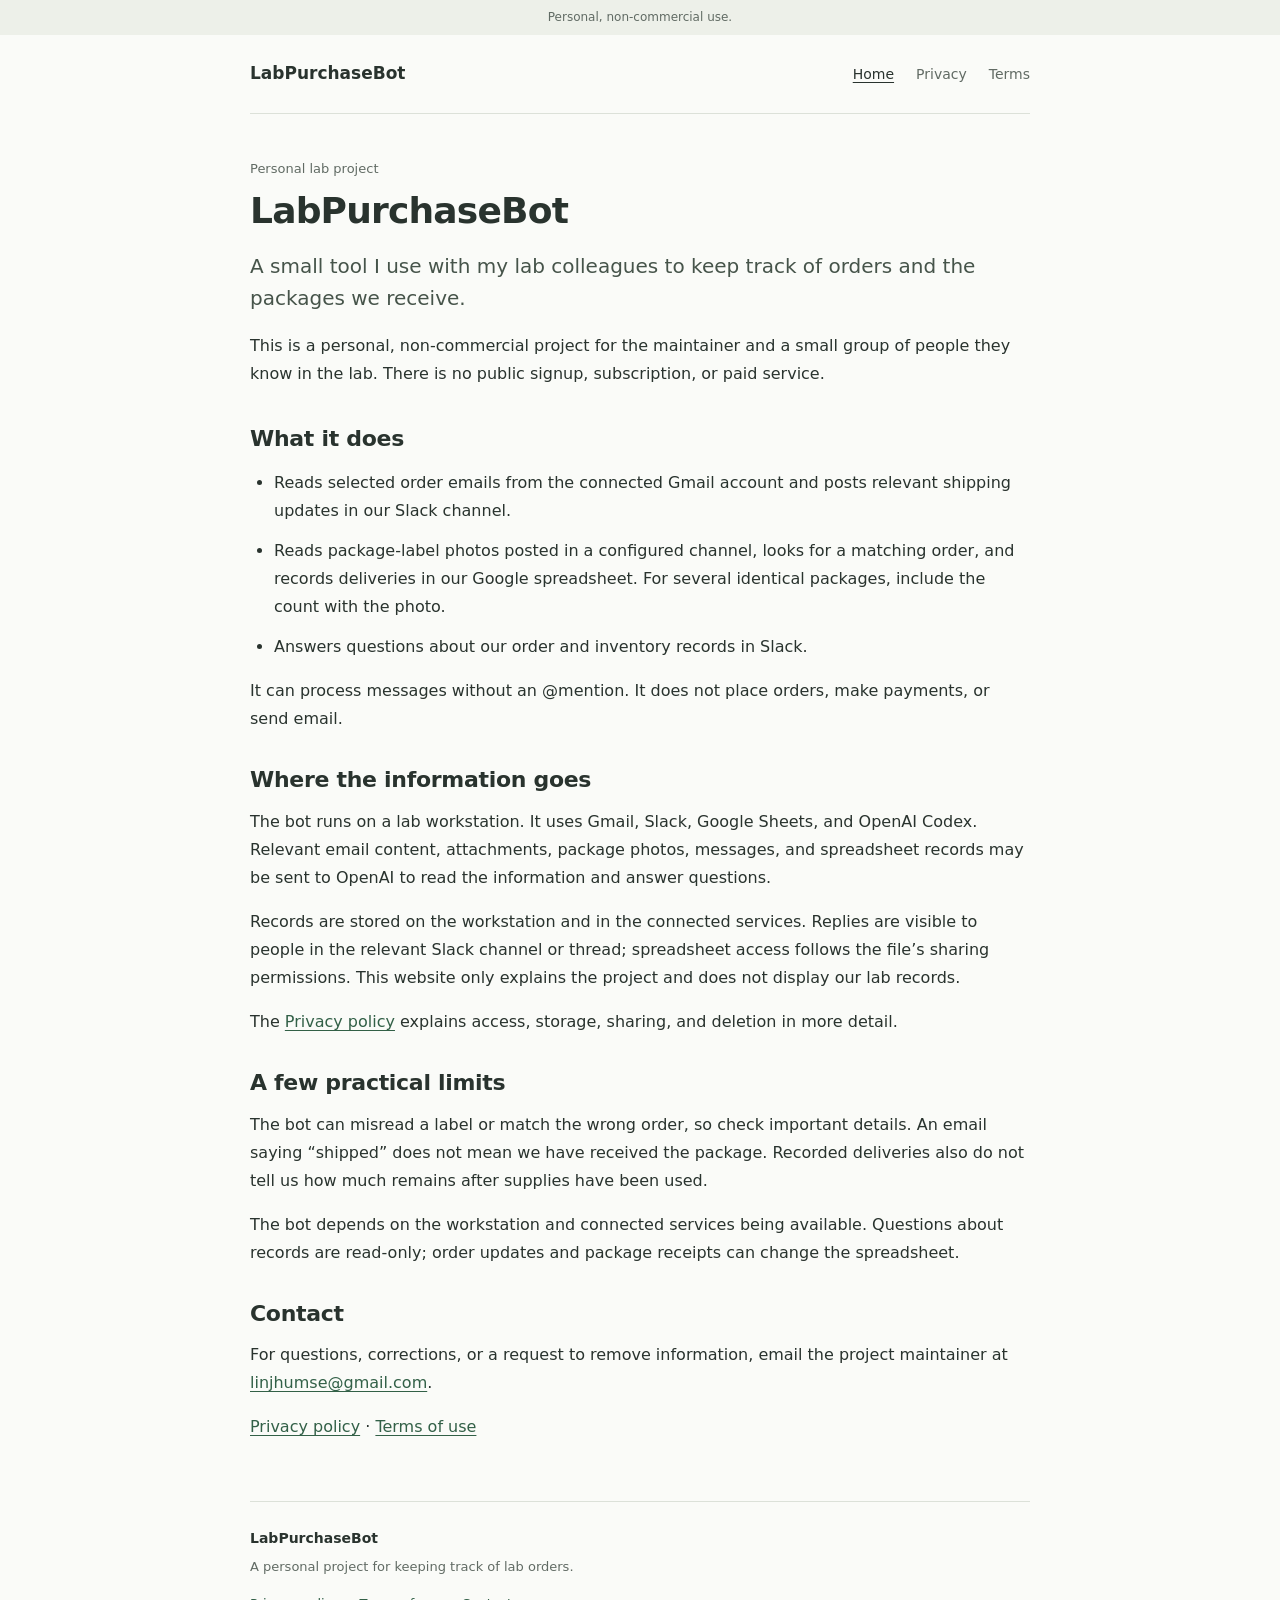
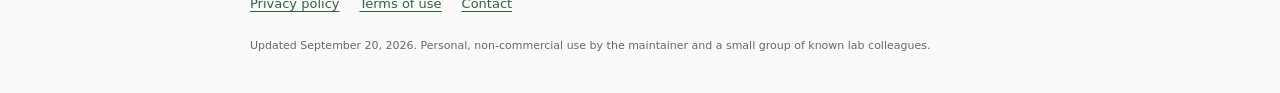
<file: docs/index.html>
<!doctype html>
<html lang="en"><head><meta charset="utf-8"><meta name="viewport" content="width=device-width, initial-scale=1"><meta name="description" content="A personal, non-commercial project for tracking orders and received packages with a small group of lab colleagues."><title>LabPurchaseBot — Personal lab project</title><link rel="stylesheet" href="styles.css"></head>
<body><a class="skip" href="#main">Skip to content</a>
<div class="draft">Personal, non-commercial use.</div>
<header class="header wrap"><a class="brand" href="index.html">LabPurchaseBot</a>
<nav aria-label="Main navigation"><a href="index.html" aria-current="page">Home</a><a href="privacy.html">Privacy</a><a href="terms.html">Terms</a></nav></header>
<main id="main" class="document wrap">
<header class="document-head">
<p class="eyebrow">Personal lab project</p>
<h1>LabPurchaseBot</h1>
<p class="intro">A small tool I use with my lab colleagues to keep track of orders and the packages we receive.</p>
<p>This is a personal, non-commercial project for the maintainer and a small group of people they know in the lab. There is no public signup, subscription, or paid service.</p>
</header>
<section id="how-it-works" class="prose">
<h2>What it does</h2>
<ul>
<li>Reads selected order emails from the connected Gmail account and posts relevant shipping updates in our Slack channel.</li>
<li>Reads package-label photos posted in a configured channel, looks for a matching order, and records deliveries in our Google spreadsheet. For several identical packages, include the count with the photo.</li>
<li>Answers questions about our order and inventory records in Slack.</li>
</ul>
<p>It can process messages without an @mention. It does not place orders, make payments, or send email.</p>
</section>
<section class="prose">
<h2>Where the information goes</h2>
<p>The bot runs on a lab workstation. It uses Gmail, Slack, Google Sheets, and OpenAI Codex. Relevant email content, attachments, package photos, messages, and spreadsheet records may be sent to OpenAI to read the information and answer questions.</p>
<p>Records are stored on the workstation and in the connected services. Replies are visible to people in the relevant Slack channel or thread; spreadsheet access follows the file’s sharing permissions. This website only explains the project and does not display our lab records.</p>
<p>The <a href="privacy.html">Privacy policy</a> explains access, storage, sharing, and deletion in more detail.</p>
</section>
<section class="prose">
<h2>A few practical limits</h2>
<p>The bot can misread a label or match the wrong order, so check important details. An email saying “shipped” does not mean we have received the package. Recorded deliveries also do not tell us how much remains after supplies have been used.</p>
<p>The bot depends on the workstation and connected services being available. Questions about records are read-only; order updates and package receipts can change the spreadsheet.</p>
</section>
<section class="prose">
<h2>Contact</h2>
<p>For questions, corrections, or a request to remove information, email the project maintainer at <a href="mailto:linjhumse@gmail.com">linjhumse@gmail.com</a>.</p>
<p><a href="privacy.html">Privacy policy</a> · <a href="terms.html">Terms of use</a></p>
</section>
</main><footer class="footer wrap"><div><strong>LabPurchaseBot</strong><p>A personal project for keeping track of lab orders.</p></div><div><a href="privacy.html">Privacy policy</a><a href="terms.html">Terms of use</a><a href="mailto:linjhumse@gmail.com">Contact</a></div><p class="fine">Updated September 20, 2026. Personal, non-commercial use by the maintainer and a small group of known lab colleagues.</p></footer></body></html>
</file>
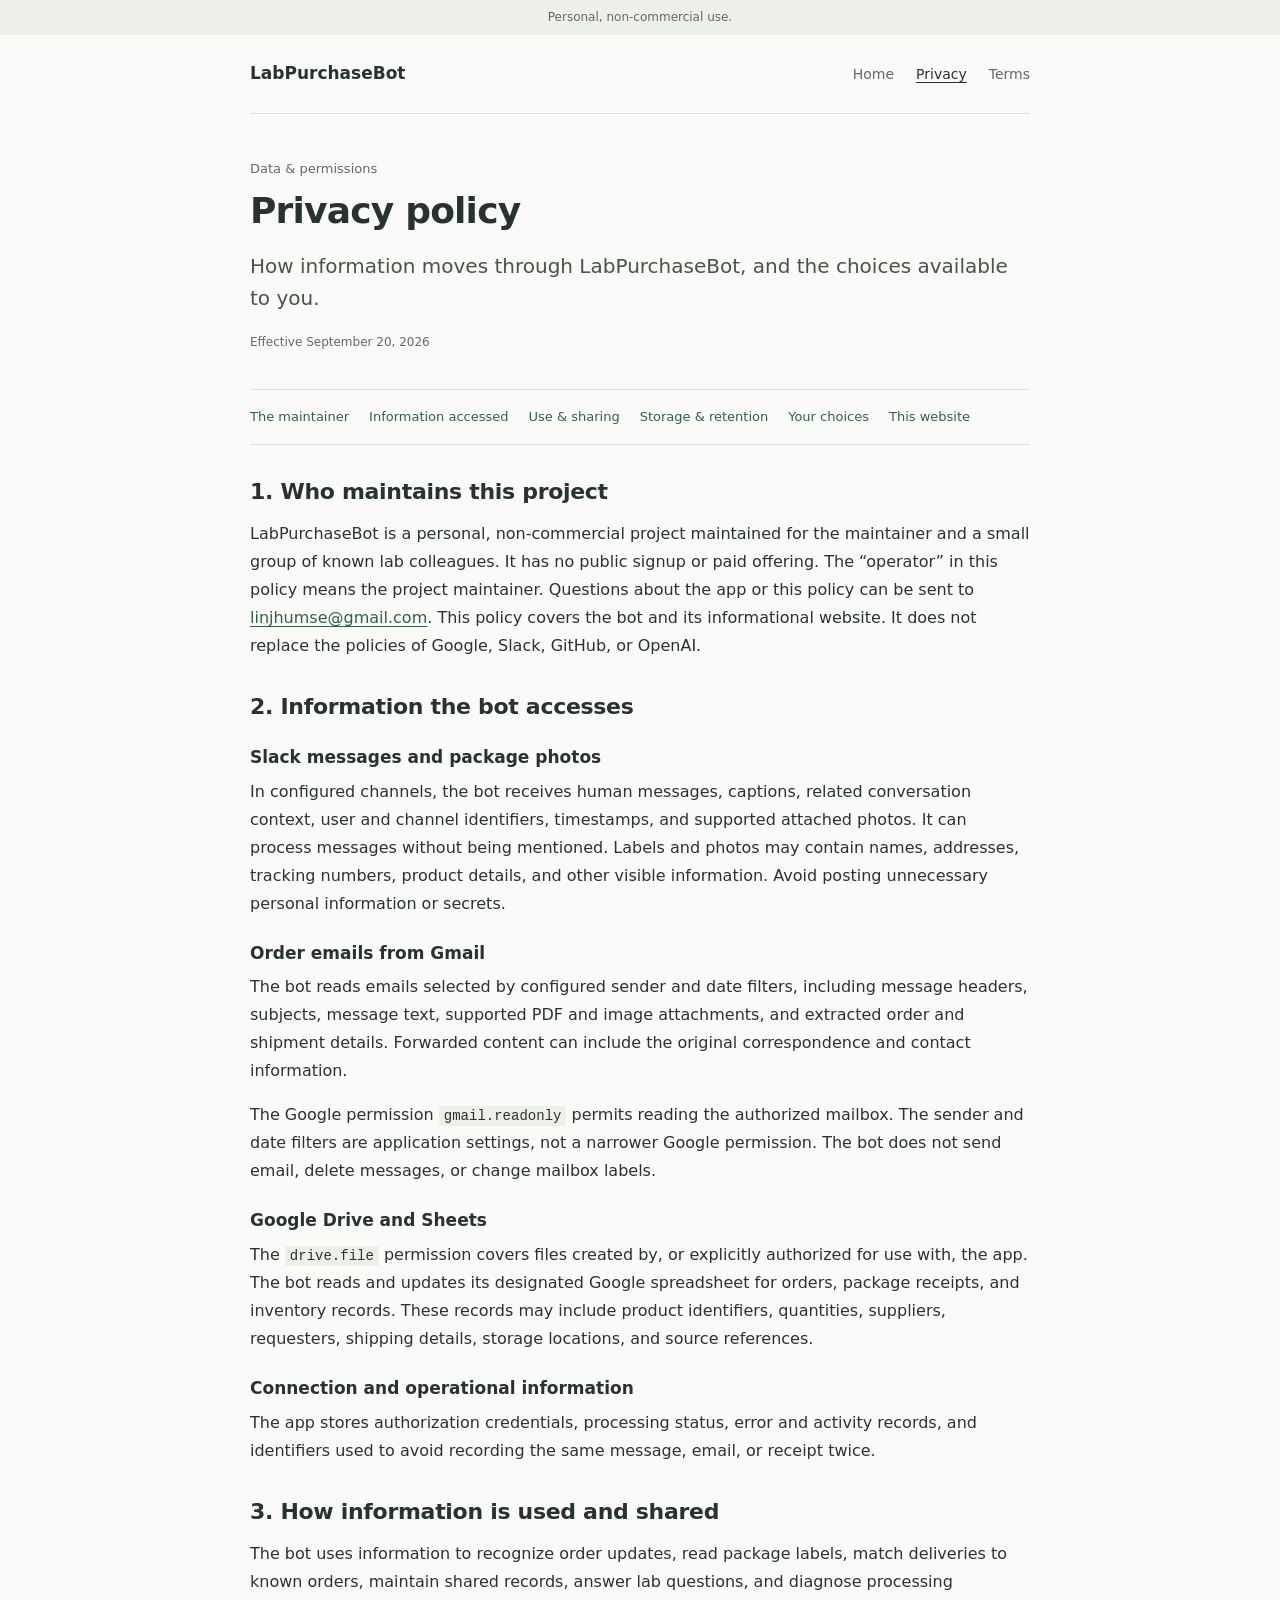
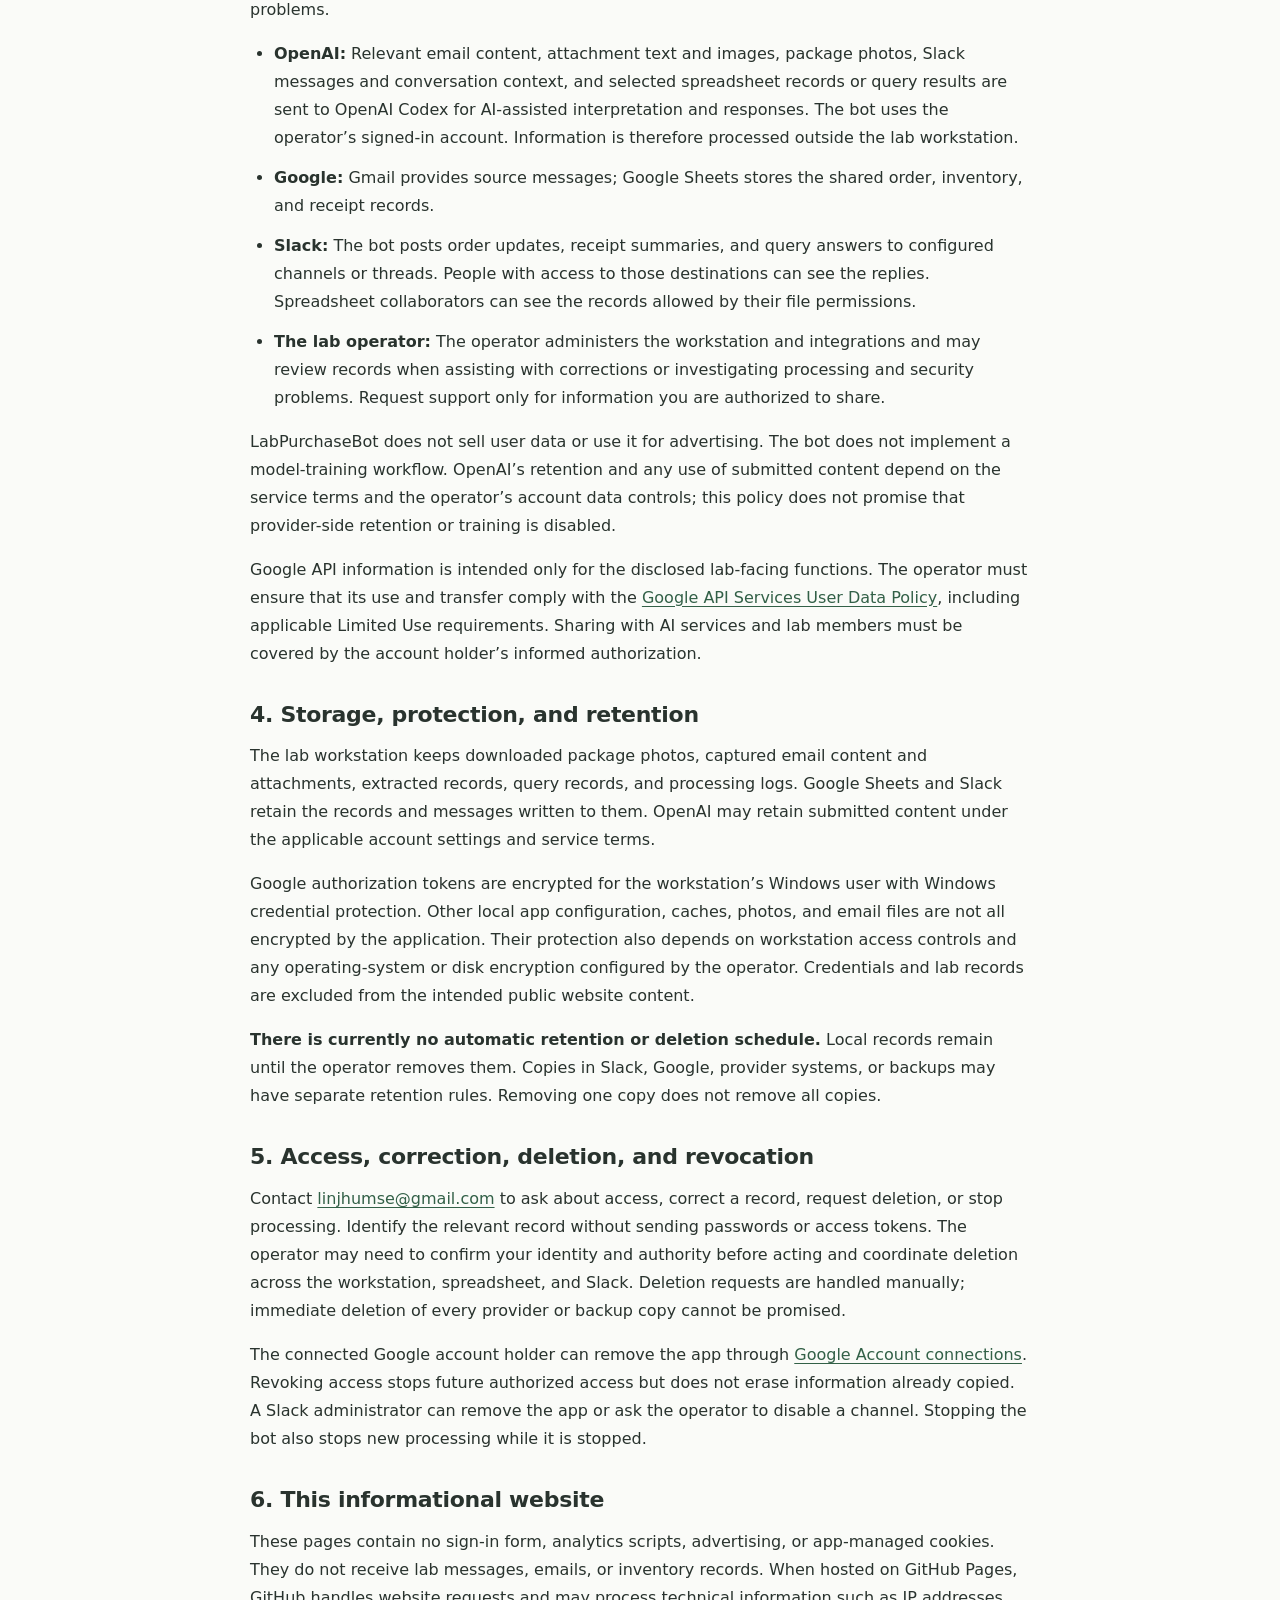
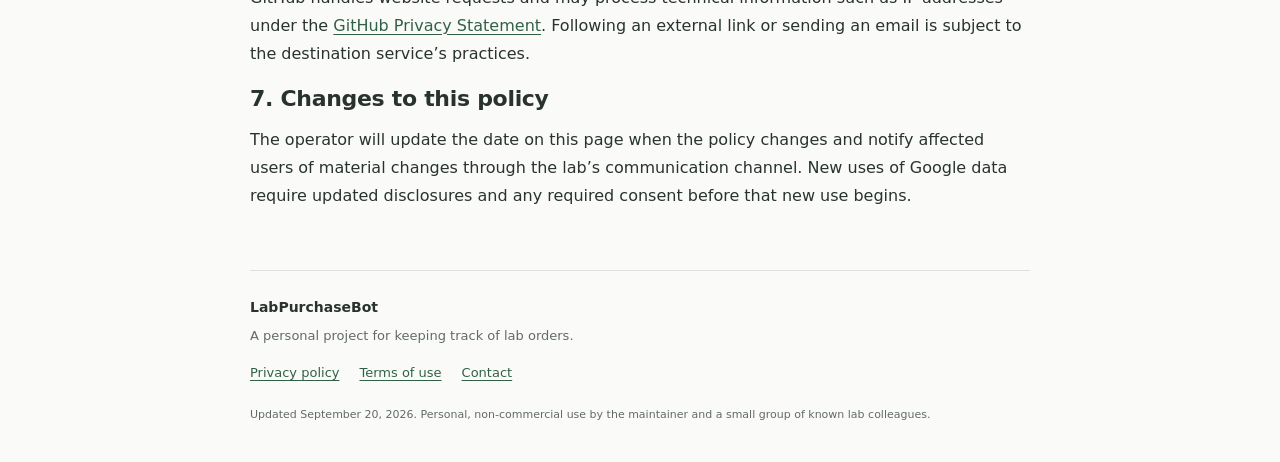
<file: docs/privacy.html>
<!doctype html>
<html lang="en"><head><meta charset="utf-8"><meta name="viewport" content="width=device-width, initial-scale=1"><meta name="description" content="How LabPurchaseBot accesses, uses, stores and shares Slack, Gmail and Google Sheets information."><title>Privacy policy | LabPurchaseBot</title><link rel="stylesheet" href="styles.css"></head>
<body><a class="skip" href="#main">Skip to content</a>
<div class="draft">Personal, non-commercial use.</div>
<header class="header wrap"><a class="brand" href="index.html">LabPurchaseBot</a>
<nav aria-label="Main navigation"><a href="index.html">Home</a><a href="privacy.html" aria-current="page">Privacy</a><a href="terms.html">Terms</a></nav></header>
<main id="main" class="document wrap"><header class="document-head"><p class="eyebrow">Data &amp; permissions</p><h1>Privacy policy</h1><p class="intro">How information moves through LabPurchaseBot, and the choices available to you.</p><p class="small">Effective September 20, 2026</p></header>
<div class="policy-layout"><nav class="contents" aria-label="On this page"><a href="#operator">The maintainer</a><a href="#collect">Information accessed</a><a href="#use">Use &amp; sharing</a><a href="#storage">Storage &amp; retention</a><a href="#choices">Your choices</a><a href="#website">This website</a></nav>
<article class="prose">
<section id="operator"><h2>1. Who maintains this project</h2><p>LabPurchaseBot is a personal, non-commercial project maintained for the maintainer and a small group of known lab colleagues. It has no public signup or paid offering. The “operator” in this policy means the project maintainer. Questions about the app or this policy can be sent to <a href="mailto:linjhumse@gmail.com">linjhumse@gmail.com</a>. This policy covers the bot and its informational website. It does not replace the policies of Google, Slack, GitHub, or OpenAI.</p></section>
<section id="collect"><h2>2. Information the bot accesses</h2><h3>Slack messages and package photos</h3><p>In configured channels, the bot receives human messages, captions, related conversation context, user and channel identifiers, timestamps, and supported attached photos. It can process messages without being mentioned. Labels and photos may contain names, addresses, tracking numbers, product details, and other visible information. Avoid posting unnecessary personal information or secrets.</p><h3>Order emails from Gmail</h3><p>The bot reads emails selected by configured sender and date filters, including message headers, subjects, message text, supported PDF and image attachments, and extracted order and shipment details. Forwarded content can include the original correspondence and contact information.</p><p>The Google permission <code>gmail.readonly</code> permits reading the authorized mailbox. The sender and date filters are application settings, not a narrower Google permission. The bot does not send email, delete messages, or change mailbox labels.</p><h3>Google Drive and Sheets</h3><p>The <code>drive.file</code> permission covers files created by, or explicitly authorized for use with, the app. The bot reads and updates its designated Google spreadsheet for orders, package receipts, and inventory records. These records may include product identifiers, quantities, suppliers, requesters, shipping details, storage locations, and source references.</p><h3>Connection and operational information</h3><p>The app stores authorization credentials, processing status, error and activity records, and identifiers used to avoid recording the same message, email, or receipt twice.</p></section>
<section id="use"><h2>3. How information is used and shared</h2><p>The bot uses information to recognize order updates, read package labels, match deliveries to known orders, maintain shared records, answer lab questions, and diagnose processing problems.</p><ul><li><strong>OpenAI:</strong> Relevant email content, attachment text and images, package photos, Slack messages and conversation context, and selected spreadsheet records or query results are sent to OpenAI Codex for AI-assisted interpretation and responses. The bot uses the operator’s signed-in account. Information is therefore processed outside the lab workstation.</li><li><strong>Google:</strong> Gmail provides source messages; Google Sheets stores the shared order, inventory, and receipt records.</li><li><strong>Slack:</strong> The bot posts order updates, receipt summaries, and query answers to configured channels or threads. People with access to those destinations can see the replies. Spreadsheet collaborators can see the records allowed by their file permissions.</li><li><strong>The lab operator:</strong> The operator administers the workstation and integrations and may review records when assisting with corrections or investigating processing and security problems. Request support only for information you are authorized to share.</li></ul><p>LabPurchaseBot does not sell user data or use it for advertising. The bot does not implement a model-training workflow. OpenAI’s retention and any use of submitted content depend on the service terms and the operator’s account data controls; this policy does not promise that provider-side retention or training is disabled.</p><p>Google API information is intended only for the disclosed lab-facing functions. The operator must ensure that its use and transfer comply with the <a href="https://developers.google.com/terms/api-services-user-data-policy">Google API Services User Data Policy</a>, including applicable Limited Use requirements. Sharing with AI services and lab members must be covered by the account holder’s informed authorization.</p></section>
<section id="storage"><h2>4. Storage, protection, and retention</h2><p>The lab workstation keeps downloaded package photos, captured email content and attachments, extracted records, query records, and processing logs. Google Sheets and Slack retain the records and messages written to them. OpenAI may retain submitted content under the applicable account settings and service terms.</p><p>Google authorization tokens are encrypted for the workstation’s Windows user with Windows credential protection. Other local app configuration, caches, photos, and email files are not all encrypted by the application. Their protection also depends on workstation access controls and any operating-system or disk encryption configured by the operator. Credentials and lab records are excluded from the intended public website content.</p><p><strong>There is currently no automatic retention or deletion schedule.</strong> Local records remain until the operator removes them. Copies in Slack, Google, provider systems, or backups may have separate retention rules. Removing one copy does not remove all copies.</p></section>
<section id="choices"><h2>5. Access, correction, deletion, and revocation</h2><p>Contact <a href="mailto:linjhumse@gmail.com">linjhumse@gmail.com</a> to ask about access, correct a record, request deletion, or stop processing. Identify the relevant record without sending passwords or access tokens. The operator may need to confirm your identity and authority before acting and coordinate deletion across the workstation, spreadsheet, and Slack. Deletion requests are handled manually; immediate deletion of every provider or backup copy cannot be promised.</p><p>The connected Google account holder can remove the app through <a href="https://myaccount.google.com/connections">Google Account connections</a>. Revoking access stops future authorized access but does not erase information already copied. A Slack administrator can remove the app or ask the operator to disable a channel. Stopping the bot also stops new processing while it is stopped.</p></section>
<section id="website"><h2>6. This informational website</h2><p>These pages contain no sign-in form, analytics scripts, advertising, or app-managed cookies. They do not receive lab messages, emails, or inventory records. When hosted on GitHub Pages, GitHub handles website requests and may process technical information such as IP addresses under the <a href="https://docs.github.com/en/site-policy/privacy-policies/github-general-privacy-statement">GitHub Privacy Statement</a>. Following an external link or sending an email is subject to the destination service’s practices.</p><h2>7. Changes to this policy</h2><p>The operator will update the date on this page when the policy changes and notify affected users of material changes through the lab’s communication channel. New uses of Google data require updated disclosures and any required consent before that new use begins.</p></section>
</article></div></main><footer class="footer wrap"><div><strong>LabPurchaseBot</strong><p>A personal project for keeping track of lab orders.</p></div><div><a href="privacy.html">Privacy policy</a><a href="terms.html">Terms of use</a><a href="mailto:linjhumse@gmail.com">Contact</a></div><p class="fine">Updated September 20, 2026. Personal, non-commercial use by the maintainer and a small group of known lab colleagues.</p></footer></body></html>
</file>
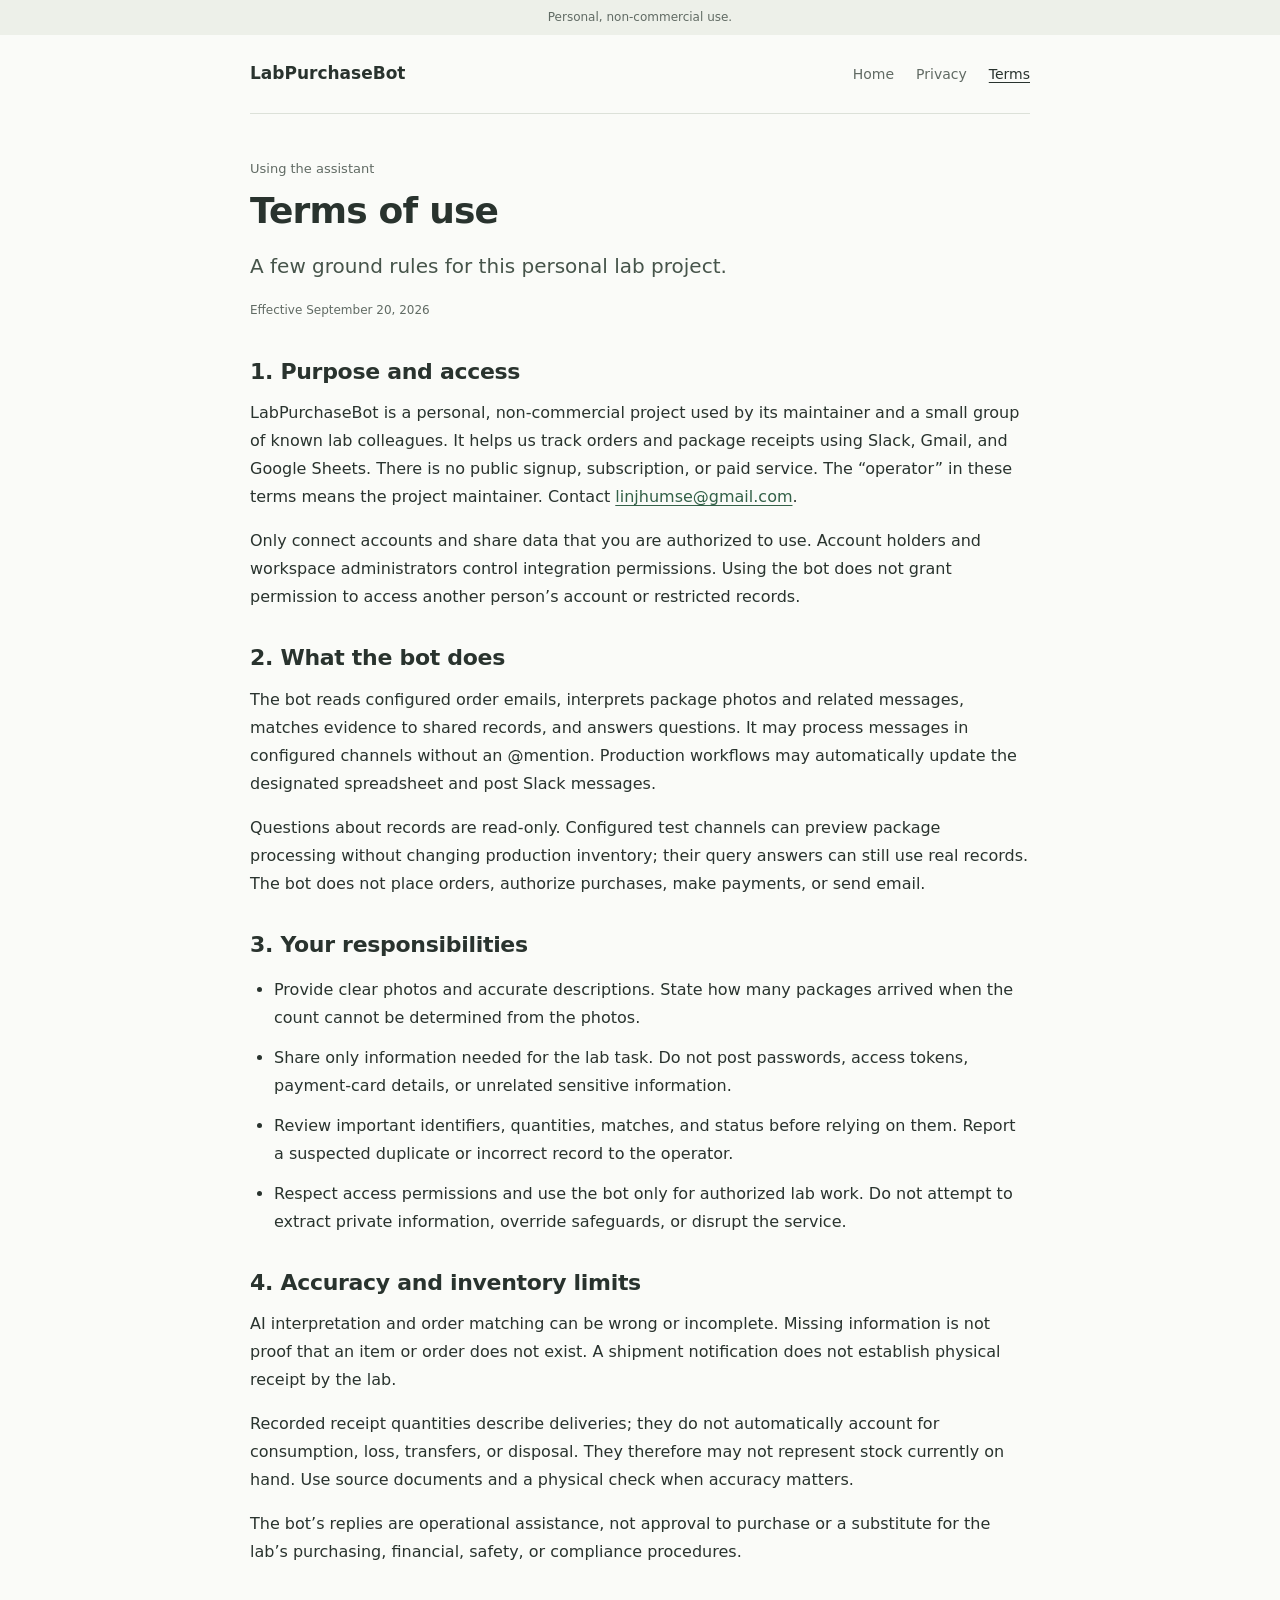
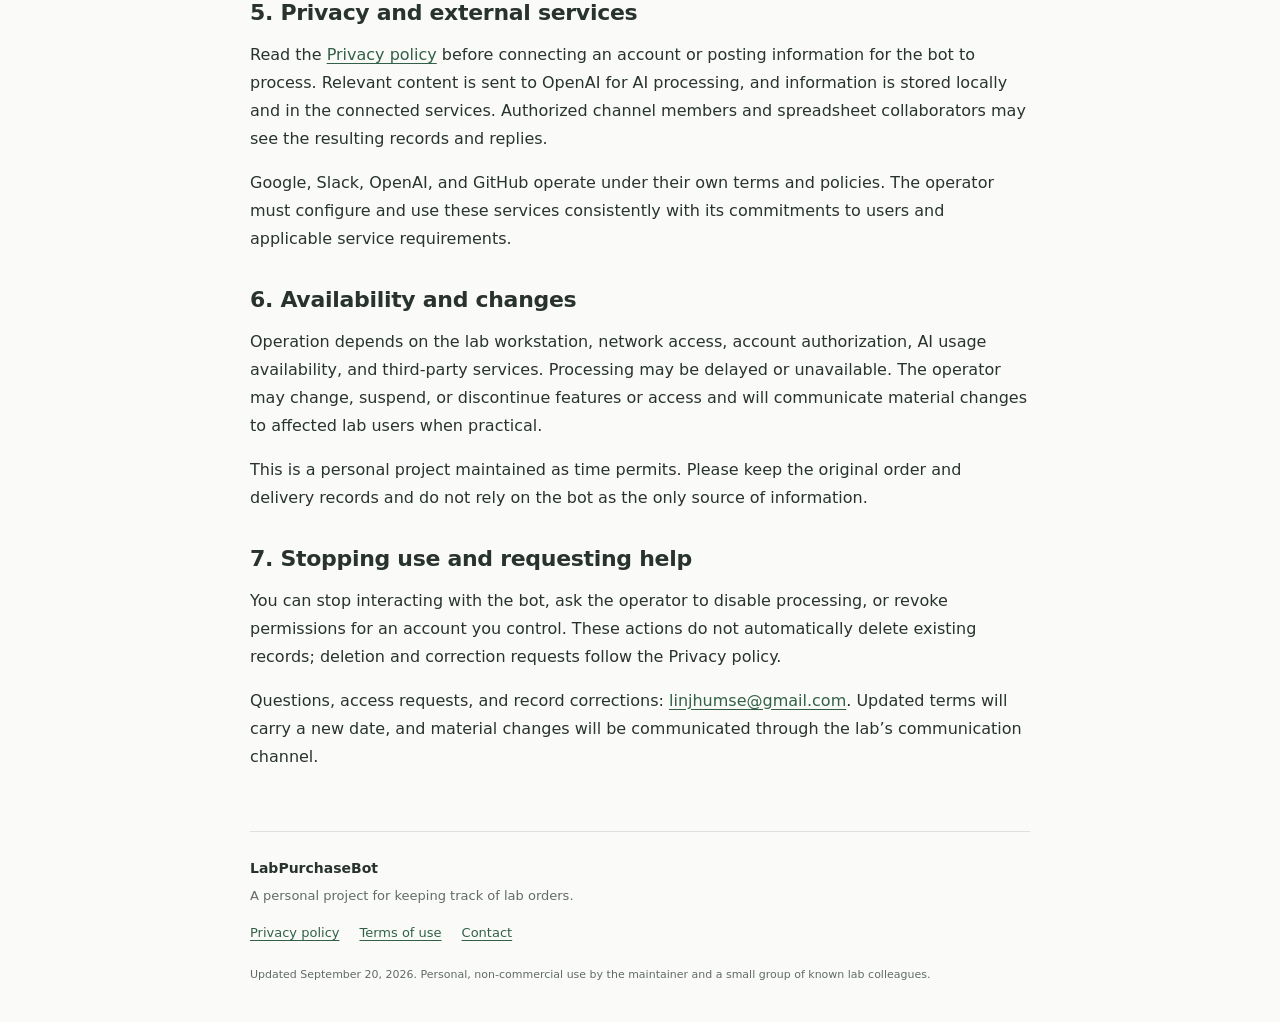
<file: docs/terms.html>
<!doctype html>
<html lang="en"><head><meta charset="utf-8"><meta name="viewport" content="width=device-width, initial-scale=1"><meta name="description" content="Terms for invited lab members using LabPurchaseBot to track orders and package receipts."><title>Terms of use | LabPurchaseBot</title><link rel="stylesheet" href="styles.css"></head>
<body><a class="skip" href="#main">Skip to content</a>
<div class="draft">Personal, non-commercial use.</div>
<header class="header wrap"><a class="brand" href="index.html">LabPurchaseBot</a>
<nav aria-label="Main navigation"><a href="index.html">Home</a><a href="privacy.html">Privacy</a><a href="terms.html" aria-current="page">Terms</a></nav></header>
<main id="main" class="document wrap"><header class="document-head"><p class="eyebrow">Using the assistant</p><h1>Terms of use</h1><p class="intro">A few ground rules for this personal lab project.</p><p class="small">Effective September 20, 2026</p></header>
<article class="prose terms">
<section><h2>1. Purpose and access</h2><p>LabPurchaseBot is a personal, non-commercial project used by its maintainer and a small group of known lab colleagues. It helps us track orders and package receipts using Slack, Gmail, and Google Sheets. There is no public signup, subscription, or paid service. The “operator” in these terms means the project maintainer. Contact <a href="mailto:linjhumse@gmail.com">linjhumse@gmail.com</a>.</p><p>Only connect accounts and share data that you are authorized to use. Account holders and workspace administrators control integration permissions. Using the bot does not grant permission to access another person’s account or restricted records.</p></section>
<section><h2>2. What the bot does</h2><p>The bot reads configured order emails, interprets package photos and related messages, matches evidence to shared records, and answers questions. It may process messages in configured channels without an @mention. Production workflows may automatically update the designated spreadsheet and post Slack messages.</p><p>Questions about records are read-only. Configured test channels can preview package processing without changing production inventory; their query answers can still use real records. The bot does not place orders, authorize purchases, make payments, or send email.</p></section>
<section><h2>3. Your responsibilities</h2><ul><li>Provide clear photos and accurate descriptions. State how many packages arrived when the count cannot be determined from the photos.</li><li>Share only information needed for the lab task. Do not post passwords, access tokens, payment-card details, or unrelated sensitive information.</li><li>Review important identifiers, quantities, matches, and status before relying on them. Report a suspected duplicate or incorrect record to the operator.</li><li>Respect access permissions and use the bot only for authorized lab work. Do not attempt to extract private information, override safeguards, or disrupt the service.</li></ul></section>
<section><h2>4. Accuracy and inventory limits</h2><p>AI interpretation and order matching can be wrong or incomplete. Missing information is not proof that an item or order does not exist. A shipment notification does not establish physical receipt by the lab.</p><p>Recorded receipt quantities describe deliveries; they do not automatically account for consumption, loss, transfers, or disposal. They therefore may not represent stock currently on hand. Use source documents and a physical check when accuracy matters.</p><p>The bot’s replies are operational assistance, not approval to purchase or a substitute for the lab’s purchasing, financial, safety, or compliance procedures.</p></section>
<section><h2>5. Privacy and external services</h2><p>Read the <a href="privacy.html">Privacy policy</a> before connecting an account or posting information for the bot to process. Relevant content is sent to OpenAI for AI processing, and information is stored locally and in the connected services. Authorized channel members and spreadsheet collaborators may see the resulting records and replies.</p><p>Google, Slack, OpenAI, and GitHub operate under their own terms and policies. The operator must configure and use these services consistently with its commitments to users and applicable service requirements.</p></section>
<section><h2>6. Availability and changes</h2><p>Operation depends on the lab workstation, network access, account authorization, AI usage availability, and third-party services. Processing may be delayed or unavailable. The operator may change, suspend, or discontinue features or access and will communicate material changes to affected lab users when practical.</p><p>This is a personal project maintained as time permits. Please keep the original order and delivery records and do not rely on the bot as the only source of information.</p></section>
<section><h2>7. Stopping use and requesting help</h2><p>You can stop interacting with the bot, ask the operator to disable processing, or revoke permissions for an account you control. These actions do not automatically delete existing records; deletion and correction requests follow the Privacy policy.</p><p>Questions, access requests, and record corrections: <a href="mailto:linjhumse@gmail.com">linjhumse@gmail.com</a>. Updated terms will carry a new date, and material changes will be communicated through the lab’s communication channel.</p></section>
</article></main><footer class="footer wrap"><div><strong>LabPurchaseBot</strong><p>A personal project for keeping track of lab orders.</p></div><div><a href="privacy.html">Privacy policy</a><a href="terms.html">Terms of use</a><a href="mailto:linjhumse@gmail.com">Contact</a></div><p class="fine">Updated September 20, 2026. Personal, non-commercial use by the maintainer and a small group of known lab colleagues.</p></footer></body></html>
</file>
<file: docs/styles.css>
@charset "UTF-8";
:root{--ink:#29332e;--muted:#616b64;--paper:#fafbf8;--line:#dce1d9;--green:#326047}
*{box-sizing:border-box}
html{scroll-padding-top:24px}
body{margin:0;background:var(--paper);color:var(--ink);font-family:system-ui,-apple-system,BlinkMacSystemFont,"Segoe UI",sans-serif;line-height:1.75}
a{color:var(--green);text-underline-offset:3px}
a:hover{text-decoration-thickness:2px}
a:focus-visible{outline:2px solid #956b27;outline-offset:5px}
.wrap{width:min(780px,calc(100% - 48px));margin-inline:auto}
.draft{padding:7px 20px;text-align:center;background:#edf0e9;color:var(--muted);font-size:12px}
.header{display:flex;align-items:center;justify-content:space-between;gap:24px;padding-block:24px;border-bottom:1px solid var(--line)}
.brand{font-weight:650;text-decoration:none;color:var(--ink);font-size:17px}
.header nav{display:flex;gap:22px;font-size:14px}
.header nav a{text-decoration:none;color:var(--muted)}
.header nav a[aria-current]{text-decoration:underline;color:var(--ink)}
.skip{position:absolute;top:-80px;left:16px;background:white;padding:12px;z-index:5}
.skip:focus{top:12px}
.document{padding-block:44px}
.document-head{margin-bottom:36px}
.eyebrow{font-size:13px;color:var(--muted);margin:0 0 8px}
h1,h2,h3,p{margin-top:0}
h1{font-size:36px;line-height:1.2;letter-spacing:-.8px;margin-bottom:18px;font-weight:650}
h2{font-size:22px;line-height:1.35;letter-spacing:-.3px;margin-bottom:13px;font-weight:650}
h3{font-size:17px;line-height:1.4;margin-top:24px;margin-bottom:8px}
.intro{font-size:20px;line-height:1.6;color:#46544a;margin-bottom:18px}
.small{font-size:12px;color:var(--muted)}
.prose{font-size:16px}
.prose p{margin-bottom:16px}
.prose a{overflow-wrap:anywhere}
.prose ul{padding-left:24px}
.prose li{margin-bottom:12px}
main>section,.prose section{margin-bottom:32px}
main>section:last-child,.prose section:last-child{margin-bottom:0}
.prose code{font-size:14px;background:#ecf0e6;padding:2px 5px;border-radius:3px;overflow-wrap:anywhere}
.contents{display:flex;flex-wrap:wrap;gap:8px 20px;font-size:13px;border-block:1px solid var(--line);padding-block:16px;margin-bottom:32px}
.contents a{text-decoration:none}
.contents a:hover{text-decoration:underline}
.footer{padding-block:24px;border-top:1px solid var(--line);font-size:13px;color:var(--muted)}
.footer strong{font-size:14px;color:var(--ink)}
.footer p{margin-block:5px 14px}
.footer>div:nth-child(2){display:flex;gap:20px;flex-wrap:wrap}
.footer .fine{font-size:11px;margin-top:20px}
@media(max-width:540px){.wrap{width:calc(100% - 36px)}.header{flex-wrap:wrap;gap:12px;padding-block:19px}.header nav{gap:20px}.document{padding-block:32px}h1{font-size:31px}.intro{font-size:18px}.prose{font-size:15px}h2{font-size:21px}.document-head{margin-bottom:28px}}
</file>
